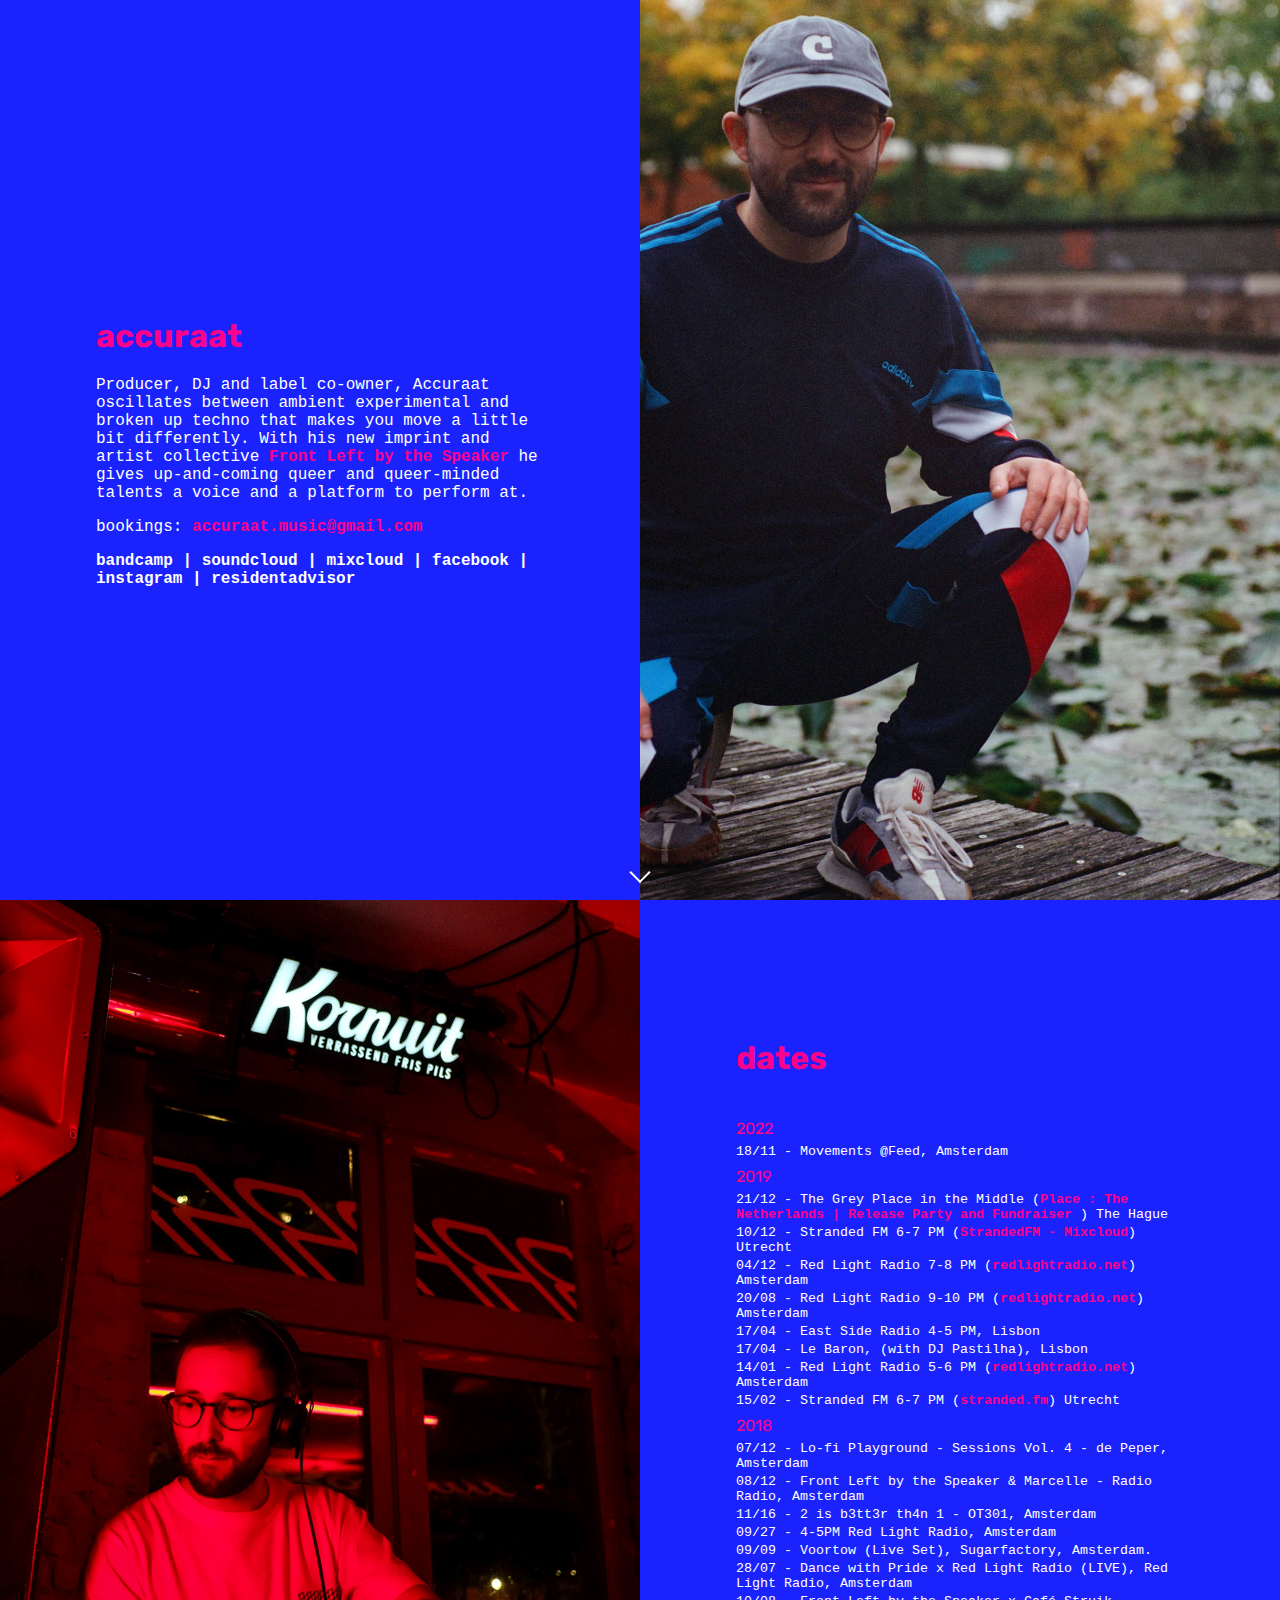
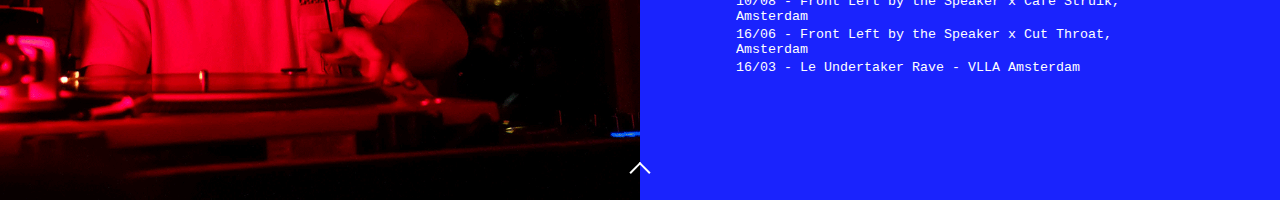
<file: index.html>
<!DOCTYPE html>
<html>
  <head>
    <title>Accuraat</title>
    <meta charset="utf-8" />
    <meta name="viewport" content="width=device-width,initial-scale=1" />
    <meta
      name="description"
      content="Official website of artist and DJ Accuraat."
    />
    <meta
      name="keywords"
      content="accuraat, electronic, music, dj, producer, amsterdam dj"
    />
    <link rel="stylesheet" type="text/css" href="css/simple-grid.css" />
  </head>
  <body>
    <div class="container" id="about">
      <!-- DEFAULT MOBILE FIRST SECTION -->
      <div class="row show_status">
        <div
          class="col-12 darken"
          style="display: table; background-position: bottom; background-repeat: no-repeat; background-size: cover"
        >
          <div class="text_wrapper">
            <h1>accuraat</h1>
            <p>
              Producer, DJ and label co-owner, Accuraat oscillates between
              ambient experimental and broken up techno that makes you move a
              little bit differently. With his new imprint and artist collective
              <a
                href="https://www.facebook.com/frontleftbythespeaker/"
                target="blank"
                class="label_link"
                >Front Left by the Speaker
              </a>
              he gives up-and-coming queer and queer-minded talents a voice and
              a platform to perform at.
            </p>

            <p>
              bookings:
              <a href="mailto:accuraat.music@gmail.com?Subject=Booking Request"
                >accuraat.music@gmail.com</a
              >
            </p>
            <p>
              <a
                href="http://accuraat.bandcamp.com"
                target="blank"
                class="music_link"
                >bandcamp |
              </a>
              <a
                href="https://soundcloud.com/accuraat"
                target="blank"
                class="music_link"
                >soundcloud |
              </a>
              <a
                href="https://www.mixcloud.com/accuraat/"
                target="blank"
                class="music_link"
                >mixcloud |
              </a>
              <a
                href="https://www.facebook.com/accuraat/"
                target="blank"
                class="music_link"
                >facebook |
              </a>
              <a
                href="https://instagram.com/accuraat_music"
                target="blank"
                class="music_link"
                >instagram |
              </a>
              <a
                href="https://www.residentadvisor.net/dj/accuraat"
                target="blank"
                class="music_link"
                >residentadvisor</a
              >
            </p>
          </div>
        </div>
        <a class="scroll_down" href="#dates"></a>
        <!-- <div class="scroll_down"></div> -->
      </div>
      <!-- TWO COLUMN DESIGN -->
      <div class="row show_full_only">
        <div class="col-6" style="display: table">
          <div class="text_wrapper">
            <h1>accuraat</h1>
            <p>
              Producer, DJ and label co-owner, Accuraat oscillates between
              ambient experimental and broken up techno that makes you move a
              little bit differently. With his new imprint and artist collective
              <a
                href="https://www.facebook.com/frontleftbythespeaker/"
                target="blank"
                class="label_link"
                >Front Left by the Speaker
              </a>
              he gives up-and-coming queer and queer-minded talents a voice and
              a platform to perform at.
            </p>

            <p>
              bookings:
              <a href="mailto:accuraat.music@gmail.com?Subject=Booking Request"
                >accuraat.music@gmail.com</a
              >
            </p>
            <p>
              <a
                href="http://accuraat.bandcamp.com"
                target="blank"
                class="music_link"
                >bandcamp |
              </a>
              <a
                href="https://soundcloud.com/accuraat"
                target="blank"
                class="music_link"
                >soundcloud |
              </a>
              <a
                href="https://www.mixcloud.com/accuraat/"
                target="blank"
                class="music_link"
                >mixcloud |
              </a>
              <a
                href="https://www.facebook.com/accuraat/"
                target="blank"
                class="music_link"
                >facebook |
              </a>
              <a
                href="https://instagram.com/accuraat_music"
                target="blank"
                class="music_link"
                >instagram |
              </a>
              <a
                href="https://www.residentadvisor.net/dj/accuraat"
                target="blank"
                class="music_link"
                >residentadvisor</a
              >
            </p>
          </div>
        </div>
        <div
          class="col-6"
          style="background:url(images/Accuraat_square.jpg)right bottom no-repeat; background-size: cover;"
        ></div>
        <a class="scroll_down" href="#dates"></a>
      </div>
      <div class="row" id="dates">
        <!-- ONLY SHOW IN FULL VIEW THE FOLLOWING -->
        <div
          class="col-6 show_full_only"
          style="background:url(images/imgBloc2.png)bottom right no-repeat; background-size: cover;"
        ></div>
        <div class="col-6" style="display: table">
          <div class="text_wrapper">
            <h1>dates</h1>
            <div class="scrollable_text">
              <ul class="event_list">
                <label>2022</label>
                <li>18/11 - Movements @Feed, Amsterdam</li>
                <label>2019</label>
                <li>
                  21/12 - The Grey Place in the Middle (<a
                    href="https://www.facebook.com/events/1885211238290392/"
                    >Place : The Netherlands | Release Party and Fundraiser </a
                  >) The Hague
                </li>
                <li>
                  10/12 - Stranded FM 6-7 PM (<a
                    href="https://www.mixcloud.com/strandedfm/"
                    >StrandedFM - Mixcloud</a
                  >) Utrecht
                </li>
                <li>
                  04/12 - Red Light Radio 7-8 PM (<a
                    href="http://www.redlightradio.net"
                    >redlightradio.net</a
                  >) Amsterdam
                </li>
                <li>
                  20/08 - Red Light Radio 9-10 PM (<a
                    href="http://www.redlightradio.net"
                    >redlightradio.net</a
                  >) Amsterdam
                </li>
                <li>17/04 - East Side Radio 4-5 PM, Lisbon</li>
                <li>17/04 - Le Baron, (with DJ Pastilha), Lisbon</li>
                <li>
                  14/01 - Red Light Radio 5-6 PM (<a
                    href="http://www.redlightradio.net"
                    >redlightradio.net</a
                  >) Amsterdam
                </li>
                <li>
                  15/02 - Stranded FM 6-7 PM (<a href="https://stranded.fm/"
                    >stranded.fm</a
                  >) Utrecht
                </li>
                <label>2018</label>
                <li>
                  07/12 - Lo-fi Playground - Sessions Vol. 4 - de Peper,
                  Amsterdam
                </li>
                <li>
                  08/12 - Front Left by the Speaker & Marcelle - Radio Radio,
                  Amsterdam
                </li>
                <li>11/16 - 2 is b3tt3r th4n 1 - OT301, Amsterdam</li>
                <li>09/27 - 4-5PM Red Light Radio, Amsterdam</li>
                <li>09/09 - Voortow (Live Set), Sugarfactory, Amsterdam.</li>
                <li>
                  28/07 - Dance with Pride x Red Light Radio (LIVE), Red Light
                  Radio, Amsterdam
                </li>
                <li>
                  10/08 - Front Left by the Speaker x Café Struik, Amsterdam
                </li>
                <li>
                  16/06 - Front Left by the Speaker x Cut Throat, Amsterdam
                </li>
                <li>16/03 - Le Undertaker Rave - VLLA Amsterdam</li>
              </ul>
              <ul class="event_list">
                <label>2017</label>
                <li>
                  MUTE #17.3 (LIVE) - Amsterdam Noord - Accuraat, Jelle Bumea,
                  McGyver2.0
                </li>
              </ul>
            </div>
          </div>
        </div>
        <a class="scroll_up" href="#about"></a>
      </div>
    </div>
  </body>
</html>
</file>
<file: css/simple-grid.css>
@import url('https://fonts.googleapis.com/css?family=PT+Mono|Rubik');

/* UNIVERSAL */

html,
body {
/*  height: 100%;
  width: 100%;*/
  margin: 0;
  padding: 0;
  left: 0;
  top: 0;
  scroll-behavior: smooth;
}

/* ROOT FONT STYLES */

* {
  font-family: 'PT Mono', monospace;
  color: #fff;
}

/* TYPOGRAPHY */

h1, h2, h3, h4, label {
  font-family: 'Rubik', sans-serif;
  color: #fe008b;
}

label{
  font-size: 12pt;
  line-height: 30px;
}

a:link, a:visited, a:hover, a:active{
  color: #fe008b;
  text-decoration: none;
  font-weight: 600;
}

a:hover{
  text-decoration: underline;
}

a.music_link{
  color: #ffffff;
}

a.music_link:hover{
  opacity: .5;
  text-decoration: none;
}

.font-light {
  font-weight: 300;
}

.font-regular {
  font-weight: 400;
}

.font-heavy {
  font-weight: 700;
}

/* POSITIONING */

.left {
  text-align: left;
}

.right {
  text-align: right;
}

.center {
  text-align: center;
  margin-left: auto;
  margin-right: auto;
}

.justify {
  text-align: justify;
}

.darken{
background-image: 
    linear-gradient(
      rgba(0, 0, 0, 0.5),
      rgba(0, 0, 0, 0.5)
    ),
    url(/images/imgBloc1.jpg);
    background-position: top;
}

.show_full_only{
  display: none;
}


/*.table_wrapper{
  display: table;
  width: 100%;
  height: 100%;
  padding-top: 25%;
}*/

.text_wrapper{
  display: table-cell;
  vertical-align: middle;
  padding-right: 15%;
  padding-left: 15%;
  height: 100%;
}

.scrollable_text{
  width: 100%;
  overflow-y: scroll;
  padding-bottom: 10%;

}

/*SCROLL DOWN ARROW*/
.scroll_down {
  position: absolute;
  left: 50%;
  bottom: 20px;
  display: block;
  text-align: center;
  font-size: 20px;
  z-index: 100;
  text-decoration: none;
  text-shadow: 0;
  width: 13px;
  height: 13px;
  border-bottom: 2px solid #fff;
  border-right: 2px solid #fff;
  z-index: 9;
  left: 50%;
  -webkit-transform: translate(-50%, 0%) rotate(45deg);
  -moz-transform: translate(-50%, 0%) rotate(45deg);
  transform: translate(-50%, 0%) rotate(45deg);
  -webkit-animation: fade_move_down 4s ease-in-out infinite;
  -moz-animation:    fade_move_down 4s ease-in-out infinite;
  animation:         fade_move_down 4s ease-in-out infinite;
}


/*animated scroll arrow animation*/
@-webkit-keyframes fade_move_down {
  0%   { -webkit-transform:translate(0,-10px) rotate(45deg); opacity: 0;  }
  50%  { opacity: 1;  }
  100% { -webkit-transform:translate(0,10px) rotate(45deg); opacity: 0; }
}
@-moz-keyframes fade_move_down {
  0%   { -moz-transform:translate(0,-10px) rotate(45deg); opacity: 0;  }
  50%  { opacity: 1;  }
  100% { -moz-transform:translate(0,10px) rotate(45deg); opacity: 0; }
}
@keyframes fade_move_down {
  0%   { transform:translate(0,-10px) rotate(45deg); opacity: 0;  }
  50%  { opacity: 1;  }
  100% { transform:translate(0,10px) rotate(45deg); opacity: 0; }
}


/*SCROLL UP*/
.scroll_up {
  position: absolute;
  left: 50%;
  bottom: 20px;
  display: none;
  text-align: center;
  font-size: 20px;
  z-index: 100;
  text-decoration: none;
  text-shadow: 0;
  width: 13px;
  height: 13px;
  border-bottom: 2px solid #fff;
  border-right: 2px solid #fff;
  z-index: 9;
  left: 50%;
  -webkit-transform: translate(-50%, 0%) rotate(225deg);
  -moz-transform: translate(-50%, 0%) rotate(225deg);
  transform: translate(-50%, 0%) rotate(225deg);
  -webkit-animation: fade_move_up 4s ease-in-out infinite;
  -moz-animation:    fade_move_up 4s ease-in-out infinite;
  animation:         fade_move_up 4s ease-in-out infinite;
}


/*animated scroll arrow animation*/
@-webkit-keyframes fade_move_up {
  0%   { -webkit-transform:translate(0,10px) rotate(225deg); opacity: 0;  }
  50%  { opacity: 1;  }
  100% { -webkit-transform:translate(0,-10px) rotate(225deg); opacity: 0; }
}
@-moz-keyframes fade_move_up {
  0%   { -moz-transform:translate(0,10px) rotate(225deg); opacity: 0;  }
  50%  { opacity: 1;  }
  100% { -moz-transform:translate(0,-10px) rotate(225deg); opacity: 0; }
}
@keyframes fade_move_up {
  0%   { transform:translate(0,10px) rotate(225deg); opacity: 0;  }
  50%  { opacity: 1;  }
  100% { transform:translate(0,-10px) rotate(225deg); opacity: 0; }
}

/*STYLES DE LISTES*/
ul.event_list, ul.music_link_list{
  list-style-type: none;
  margin-left: 0;
  padding-left: 0px;
}

li{
  padding-bottom:3px;
}

/* ==== GRID SYSTEM ==== */

.container {
  width: 100%;
  background-color: #1a23fd;
  margin: auto;

}

.row {
  position: relative;
  /*width: 100%;*/
  height: 100vh;
  max-height: 920px;
}

.row [class^="col"] {
  float: left;
  margin: 0;
  min-height: 100vh;
}

.col-1,
.col-2,
.col-3,
.col-4,
.col-5,
.col-6,
.col-7,
.col-8,
.col-9,
.col-10,
.col-11,
.col-12 {
  width: 100%;
  height: 100vh;
  max-height: 910px;
  background-color: #1a23fd;
}

.col-1-sm {
  width: 4.33%;
}

.col-2-sm {
  width: 12.66%;
}

.col-3-sm {
  width: 21%;
}

.col-4-sm {
  width: 29.33%;
}

.col-5-sm {
  width: 37.66%;
}

.col-6-sm {
  width: 46%;
}

.col-7-sm {
  width: 54.33%;
}

.col-8-sm {
  width: 62.66%;
}

.col-9-sm {
  width: 71%;
}

.col-10-sm {
  width: 79.33%;
}

.col-11-sm {
  width: 87.66%;
}

.col-12-sm {
  width: 96%;
}

.row::after {
  content: "";
  display: table;
  clear: both;
}

.hidden-sm {
  display: none;
}

.text_wrapper{
  overflow-y: scroll;
  -webkit-overflow-scrolling: touch;
  
}

li{
  font-size: 10pt;
}


@media (min-width: 820px) {
.row{
  width: 100%;
}

.col-6{
  width: 50%;
}

.show_status{
  display: none;
}

.show_full_only{
  display: block;
}

.scrollable_text{
 height: 100%;
 max-height: 60%;
}

.scroll_up{
  display: block
}
}
</file>
